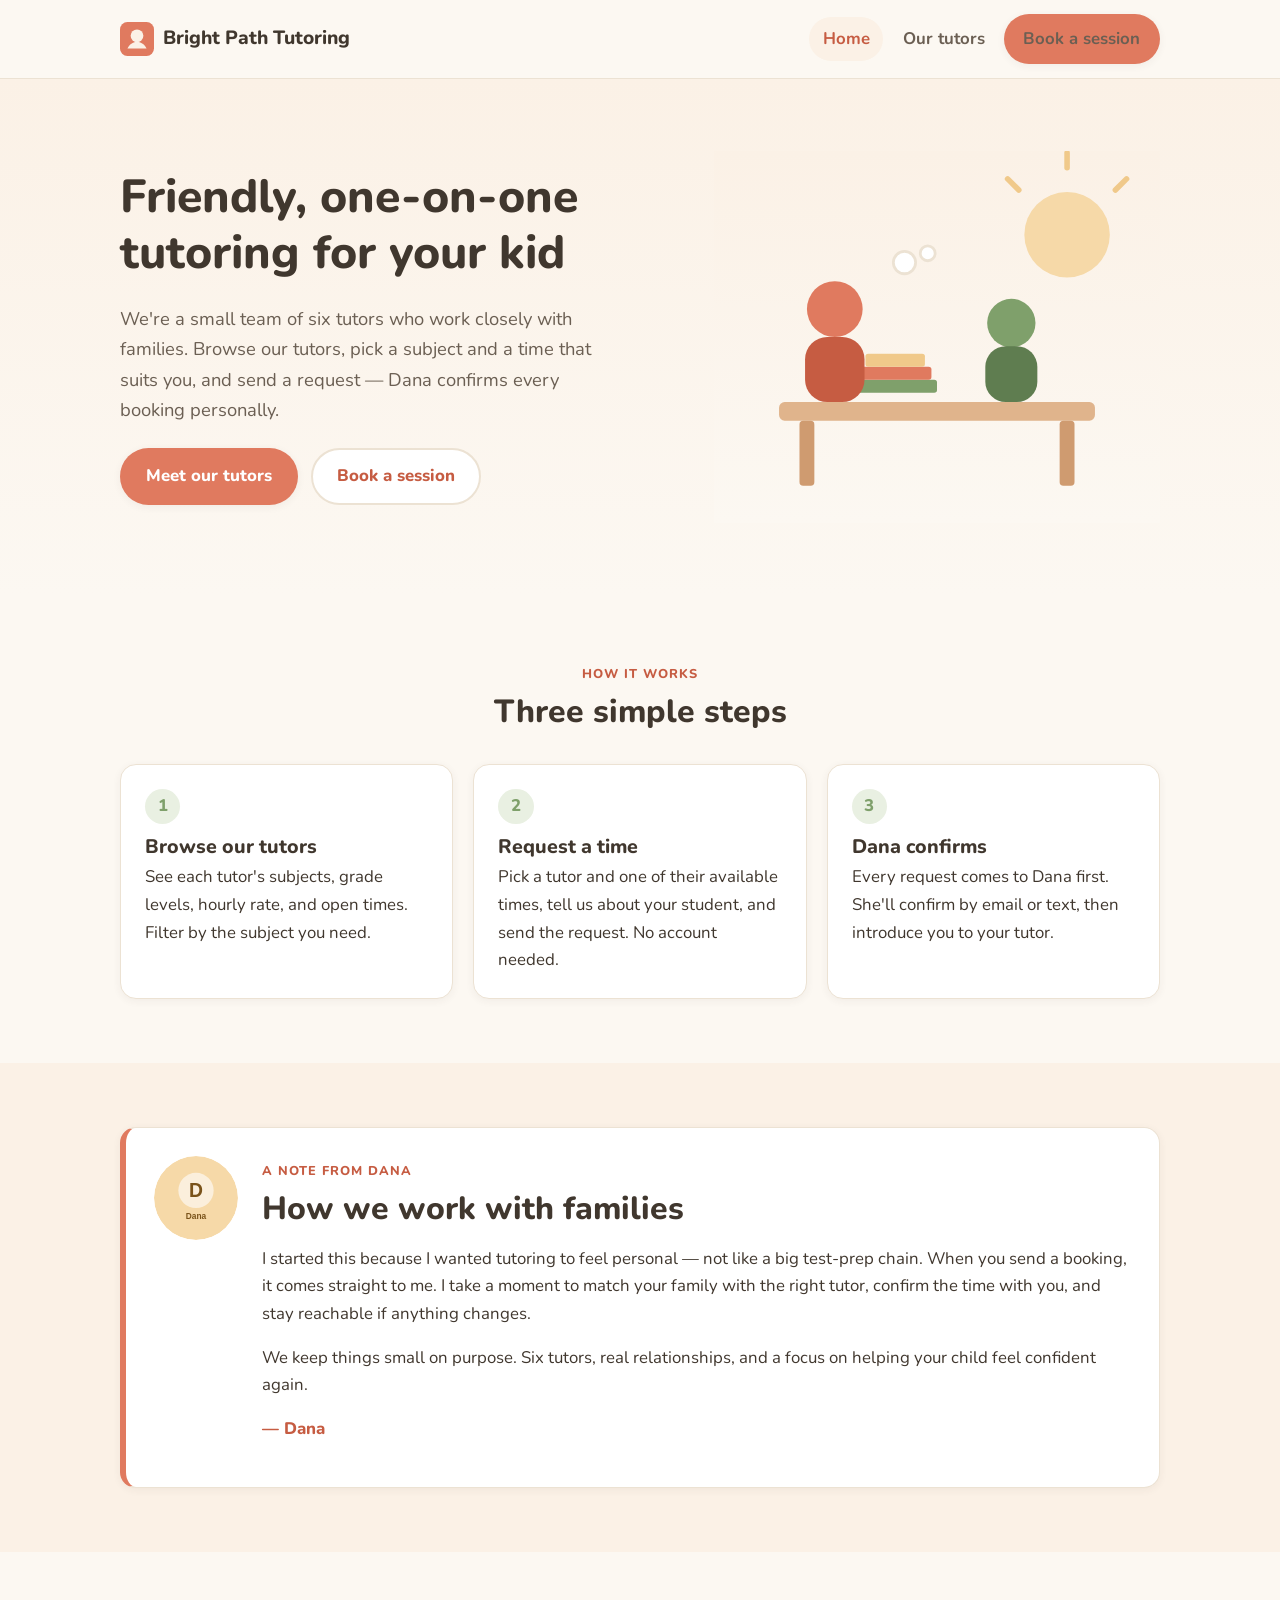
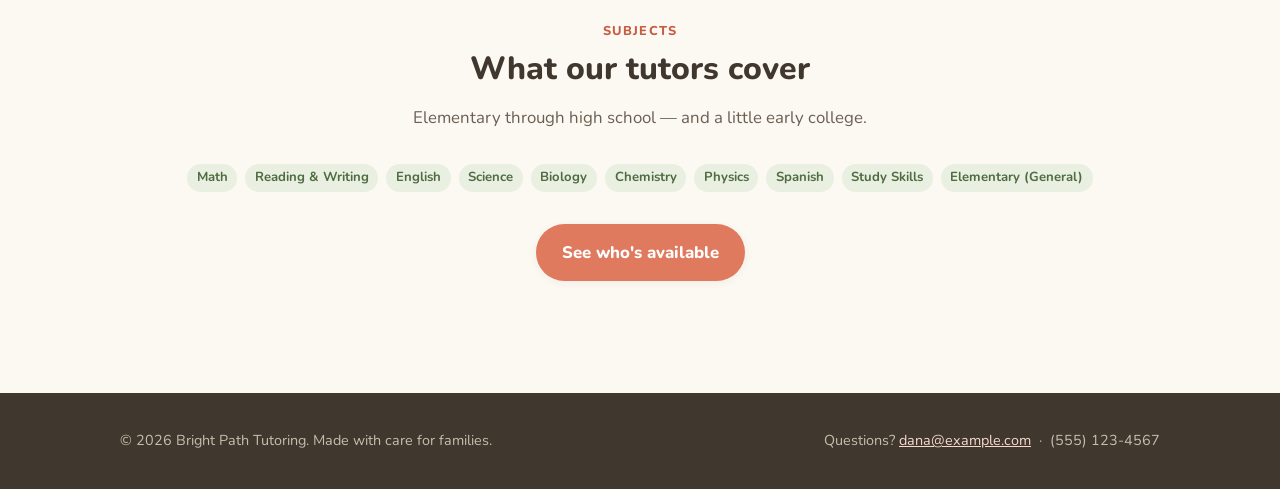
<file: index.html>
<!DOCTYPE html>
<html lang="en">
<head>
  <meta charset="UTF-8">
  <meta name="viewport" content="width=device-width, initial-scale=1">
  <title>{business} — friendly one-on-one tutoring</title>
  <meta name="description" content="Warm, one-on-one tutoring for kids. Browse our tutors, pick a subject and time, and send a booking request.">
  <link rel="icon" href="images/favicon.svg" type="image/svg+xml">
  <link rel="preconnect" href="https://fonts.googleapis.com">
  <link rel="preconnect" href="https://fonts.gstatic.com" crossorigin>
  <link href="https://fonts.googleapis.com/css2?family=Nunito:wght@400;600;700;800&display=swap" rel="stylesheet">
  <link rel="stylesheet" href="css/style.css">
</head>
<body>
  <a class="visually-hidden" href="#main">Skip to content</a>
  <header class="site-header">
    <div class="container">
      <a class="brand" href="index.html">
        <svg class="mark" viewBox="0 0 64 64" aria-hidden="true"><rect width="64" height="64" rx="14" fill="#e07a5f"/><circle cx="32" cy="26" r="12" fill="#fbf1e6"/><path d="M14 50c4-9 12-13 18-13s14 4 18 13z" fill="#fbf1e6"/></svg>
        <span data-business-name>Bright Path Tutoring</span>
      </a>
      <button class="nav-toggle" aria-expanded="false" aria-controls="nav-links" aria-label="Open menu">
        <svg width="26" height="26" viewBox="0 0 24 24" fill="none" stroke="currentColor" stroke-width="2.5" stroke-linecap="round" aria-hidden="true"><line x1="3" y1="6" x2="21" y2="6"/><line x1="3" y1="12" x2="21" y2="12"/><line x1="3" y1="18" x2="21" y2="18"/></svg>
      </button>
      <ul class="nav-links" id="nav-links">
        <li><a href="index.html" aria-current="page">Home</a></li>
        <li><a href="tutors.html">Our tutors</a></li>
        <li><a class="btn btn-primary" href="booking.html">Book a session</a></li>
      </ul>
    </div>
  </header>

  <main id="main">
    <section class="hero">
      <div class="container">
        <div>
          <h1>Friendly, one-on-one tutoring for your&nbsp;kid</h1>
          <p class="lede">We're a small team of six tutors who work closely with families. Browse our tutors, pick a subject and a time that suits you, and send a request &mdash; Dana confirms every booking personally.</p>
          <div class="cta-row">
            <a class="btn btn-primary" href="tutors.html">Meet our tutors</a>
            <a class="btn btn-ghost" href="booking.html">Book a session</a>
          </div>
        </div>
        <img class="hero-art" src="images/hero.svg" alt="A tutor and a student working together at a table with books" width="480" height="400">
      </div>
    </section>

    <section class="section">
      <div class="container">
        <div class="section-head center">
          <span class="eyebrow">How it works</span>
          <h2>Three simple steps</h2>
        </div>
        <div class="grid-3">
          <div class="card">
            <span class="step-num">1</span>
            <h3>Browse our tutors</h3>
            <p>See each tutor's subjects, grade levels, hourly rate, and open times. Filter by the subject you need.</p>
          </div>
          <div class="card">
            <span class="step-num">2</span>
            <h3>Request a time</h3>
            <p>Pick a tutor and one of their available times, tell us about your student, and send the request. No account needed.</p>
          </div>
          <div class="card">
            <span class="step-num">3</span>
            <h3>Dana confirms</h3>
            <p>Every request comes to Dana first. She'll confirm by email or text, then introduce you to your tutor.</p>
          </div>
        </div>
      </div>
    </section>

    <section class="section section-warm">
      <div class="container">
        <div class="note">
          <img class="portrait" src="images/dana.svg" alt="Dana, who runs the tutoring service" width="84" height="84">
          <div>
            <span class="eyebrow">A note from Dana</span>
            <h2 class="mt-0">How we work with families</h2>
            <p>I started this because I wanted tutoring to feel personal &mdash; not like a big test-prep chain. When you send a booking, it comes straight to me. I take a moment to match your family with the right tutor, confirm the time with you, and stay reachable if anything changes.</p>
            <p>We keep things small on purpose. Six tutors, real relationships, and a focus on helping your child feel confident again.</p>
            <p class="signature">&mdash; Dana</p>
          </div>
        </div>
      </div>
    </section>

    <section class="section">
      <div class="container">
        <div class="section-head center">
          <span class="eyebrow">Subjects</span>
          <h2>What our tutors cover</h2>
          <p class="text-soft">Elementary through high school &mdash; and a little early college.</p>
        </div>
        <div class="chip-row" style="justify-content:center">
          <span class="tag">Math</span>
          <span class="tag">Reading &amp; Writing</span>
          <span class="tag">English</span>
          <span class="tag">Science</span>
          <span class="tag">Biology</span>
          <span class="tag">Chemistry</span>
          <span class="tag">Physics</span>
          <span class="tag">Spanish</span>
          <span class="tag">Study Skills</span>
          <span class="tag">Elementary (General)</span>
        </div>
        <div class="cta-row" style="justify-content:center;margin-top:2rem">
          <a class="btn btn-primary" href="tutors.html">See who's available</a>
        </div>
      </div>
    </section>
  </main>

  <footer class="site-footer">
    <div class="container">
      <p class="small">&copy; <span data-year>2026</span> <span data-business-name>Bright Path Tutoring</span>. Made with care for families.</p>
      <p class="small">Questions? <a data-contact-email href="mailto:dana@example.com">dana@example.com</a> &nbsp;&middot;&nbsp; <span data-contact-phone>(555) 123-4567</span></p>
    </div>
  </footer>

  <script src="js/config.js"></script>
  <script src="js/analytics.js"></script>
  <script src="js/main.js"></script>
</body>
</html>
</file>
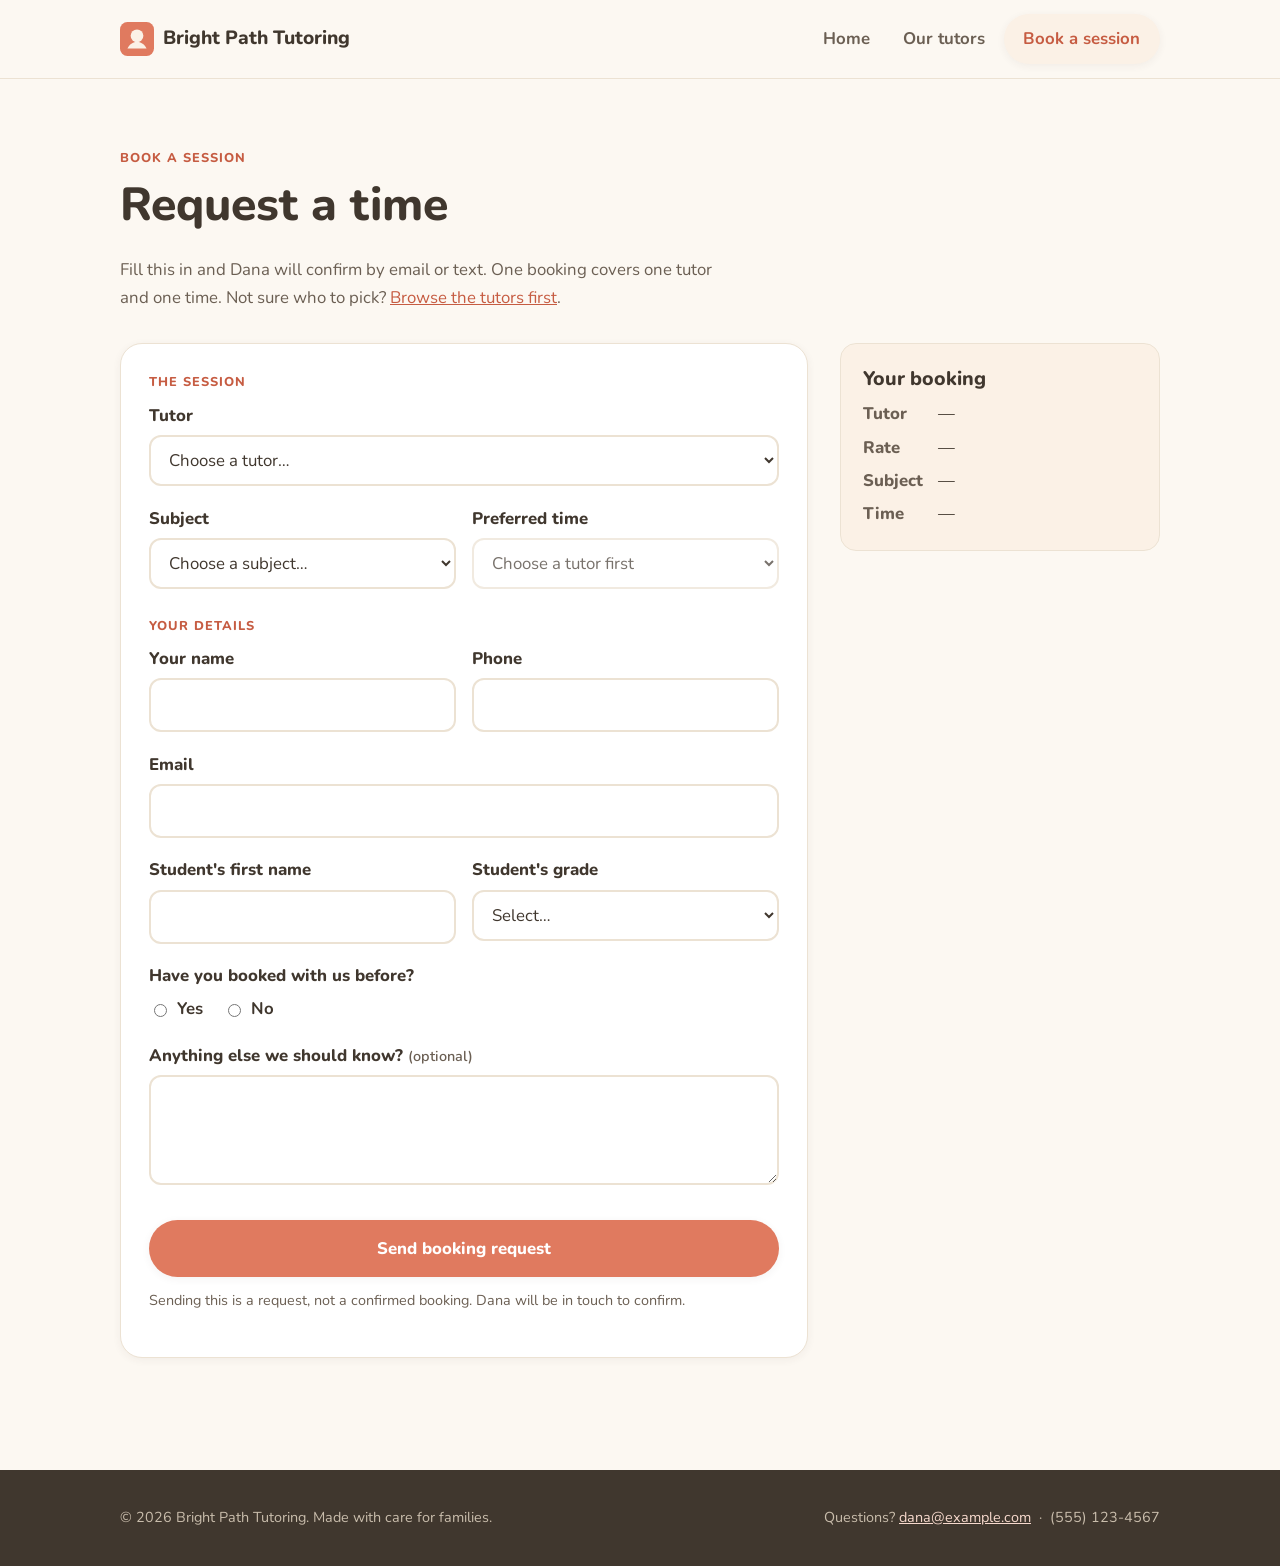
<file: booking.html>
<!DOCTYPE html>
<html lang="en">
<head>
  <meta charset="UTF-8">
  <meta name="viewport" content="width=device-width, initial-scale=1">
  <title>Book a session — {business}</title>
  <meta name="description" content="Request a tutoring session. Choose a tutor and an open time; Dana confirms every booking personally.">
  <link rel="icon" href="images/favicon.svg" type="image/svg+xml">
  <link rel="preconnect" href="https://fonts.googleapis.com">
  <link rel="preconnect" href="https://fonts.gstatic.com" crossorigin>
  <link href="https://fonts.googleapis.com/css2?family=Nunito:wght@400;600;700;800&display=swap" rel="stylesheet">
  <link rel="stylesheet" href="css/style.css">
</head>
<body>
  <a class="visually-hidden" href="#main">Skip to content</a>
  <header class="site-header">
    <div class="container">
      <a class="brand" href="index.html">
        <svg class="mark" viewBox="0 0 64 64" aria-hidden="true"><rect width="64" height="64" rx="14" fill="#e07a5f"/><circle cx="32" cy="26" r="12" fill="#fbf1e6"/><path d="M14 50c4-9 12-13 18-13s14 4 18 13z" fill="#fbf1e6"/></svg>
        <span data-business-name>Bright Path Tutoring</span>
      </a>
      <button class="nav-toggle" aria-expanded="false" aria-controls="nav-links" aria-label="Open menu">
        <svg width="26" height="26" viewBox="0 0 24 24" fill="none" stroke="currentColor" stroke-width="2.5" stroke-linecap="round" aria-hidden="true"><line x1="3" y1="6" x2="21" y2="6"/><line x1="3" y1="12" x2="21" y2="12"/><line x1="3" y1="18" x2="21" y2="18"/></svg>
      </button>
      <ul class="nav-links" id="nav-links">
        <li><a href="index.html">Home</a></li>
        <li><a href="tutors.html">Our tutors</a></li>
        <li><a class="btn btn-primary" href="booking.html" aria-current="page">Book a session</a></li>
      </ul>
    </div>
  </header>

  <main id="main">
    <section class="section">
      <div class="container">
        <div class="section-head">
          <span class="eyebrow">Book a session</span>
          <h1>Request a time</h1>
          <p class="text-soft">Fill this in and Dana will confirm by email or text. One booking covers one tutor and one time. Not sure who to pick? <a href="tutors.html">Browse the tutors first</a>.</p>
        </div>

        <div class="form-wrap">
          <form id="booking-form" class="booking-form" novalidate>
            <fieldset style="border:0;padding:0;margin:0 0 0.5rem">
              <legend class="eyebrow" style="padding:0">The session</legend>

              <div class="field">
                <label for="tutor">Tutor</label>
                <select id="tutor" name="tutor" required>
                  <option value="">Choose a tutor…</option>
                </select>
              </div>

              <div class="row-2">
                <div class="field">
                  <label for="subject">Subject</label>
                  <select id="subject" name="subject" required>
                    <option value="">Choose a subject…</option>
                  </select>
                </div>
                <div class="field">
                  <label for="time">Preferred time</label>
                  <select id="time" name="time" required disabled>
                    <option value="">Choose a tutor first</option>
                  </select>
                </div>
              </div>
            </fieldset>

            <fieldset style="border:0;padding:0;margin:0.5rem 0 0.5rem">
              <legend class="eyebrow" style="padding:0">Your details</legend>

              <div class="row-2">
                <div class="field">
                  <label for="parent_name">Your name</label>
                  <input type="text" id="parent_name" name="parent_name" autocomplete="name" required>
                </div>
                <div class="field">
                  <label for="parent_phone">Phone</label>
                  <input type="tel" id="parent_phone" name="parent_phone" autocomplete="tel" required>
                </div>
              </div>

              <div class="field">
                <label for="parent_email">Email</label>
                <input type="email" id="parent_email" name="parent_email" autocomplete="email" required>
              </div>

              <div class="row-2">
                <div class="field">
                  <label for="student_name">Student's first name</label>
                  <input type="text" id="student_name" name="student_name" required>
                </div>
                <div class="field">
                  <label for="student_grade">Student's grade</label>
                  <select id="student_grade" name="student_grade" required>
                    <option value="">Select…</option>
                    <option>Kindergarten</option>
                    <option>Grade 1</option><option>Grade 2</option><option>Grade 3</option>
                    <option>Grade 4</option><option>Grade 5</option><option>Grade 6</option>
                    <option>Grade 7</option><option>Grade 8</option><option>Grade 9</option>
                    <option>Grade 10</option><option>Grade 11</option><option>Grade 12</option>
                    <option>Early college</option>
                  </select>
                </div>
              </div>

              <div class="field">
                <span style="display:block;font-weight:800;margin-bottom:0.35rem">Have you booked with us before?</span>
                <div class="radio-row">
                  <label><input type="radio" name="returning" value="Yes" required> Yes</label>
                  <label><input type="radio" name="returning" value="No"> No</label>
                </div>
              </div>

              <div class="field">
                <label for="notes">Anything else we should know? <span class="hint">(optional)</span></label>
                <textarea id="notes" name="notes"></textarea>
              </div>
            </fieldset>

            <button type="submit" class="btn btn-primary" style="width:100%">Send booking request</button>
            <p id="form-status" class="form-status" role="status" aria-live="polite" hidden></p>
            <p class="text-soft" style="font-size:0.9rem;margin-top:0.75rem">Sending this is a request, not a confirmed booking. Dana will be in touch to confirm.</p>
          </form>

          <aside class="summary" aria-label="Your booking so far">
            <h3>Your booking</h3>
            <dl>
              <dt>Tutor</dt><dd id="sum-tutor">—</dd>
              <dt>Rate</dt><dd id="sum-rate">—</dd>
              <dt>Subject</dt><dd id="sum-subject">—</dd>
              <dt>Time</dt><dd id="sum-time">—</dd>
            </dl>
          </aside>
        </div>
      </div>
    </section>
  </main>

  <footer class="site-footer">
    <div class="container">
      <p class="small">&copy; <span data-year>2026</span> <span data-business-name>Bright Path Tutoring</span>. Made with care for families.</p>
      <p class="small">Questions? <a data-contact-email href="mailto:dana@example.com">dana@example.com</a> &nbsp;&middot;&nbsp; <span data-contact-phone>(555) 123-4567</span></p>
    </div>
  </footer>

  <script src="js/config.js"></script>
  <script src="js/analytics.js"></script>
  <script src="js/main.js"></script>
  <script src="js/data.js"></script>
  <script src="js/booking.js"></script>
</body>
</html>
</file>
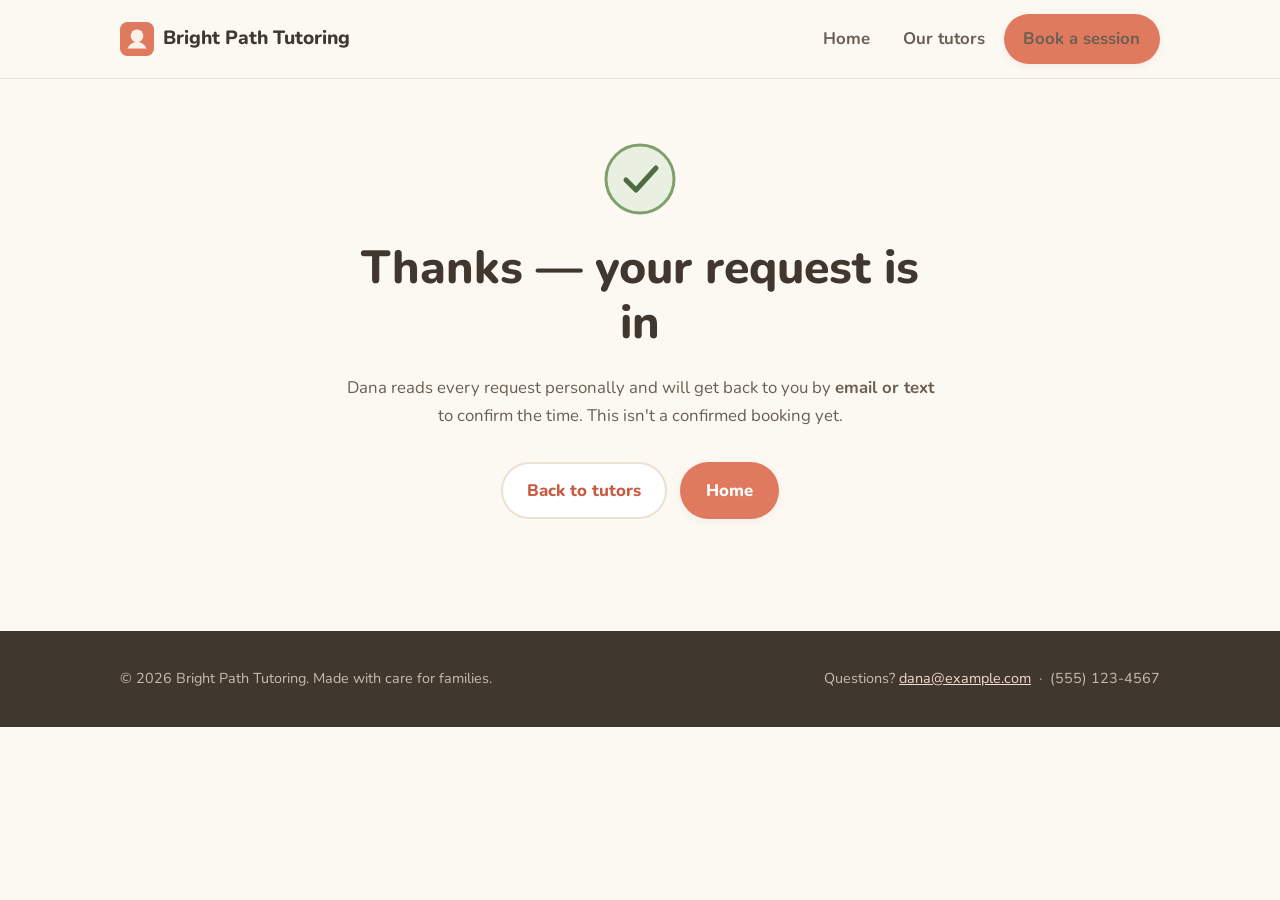
<file: thank-you.html>
<!DOCTYPE html>
<html lang="en">
<head>
  <meta charset="UTF-8">
  <meta name="viewport" content="width=device-width, initial-scale=1">
  <title>Request received — {business}</title>
  <meta name="robots" content="noindex">
  <link rel="icon" href="images/favicon.svg" type="image/svg+xml">
  <link rel="preconnect" href="https://fonts.googleapis.com">
  <link rel="preconnect" href="https://fonts.gstatic.com" crossorigin>
  <link href="https://fonts.googleapis.com/css2?family=Nunito:wght@400;600;700;800&display=swap" rel="stylesheet">
  <link rel="stylesheet" href="css/style.css">
</head>
<body>
  <header class="site-header">
    <div class="container">
      <a class="brand" href="index.html">
        <svg class="mark" viewBox="0 0 64 64" aria-hidden="true"><rect width="64" height="64" rx="14" fill="#e07a5f"/><circle cx="32" cy="26" r="12" fill="#fbf1e6"/><path d="M14 50c4-9 12-13 18-13s14 4 18 13z" fill="#fbf1e6"/></svg>
        <span data-business-name>Bright Path Tutoring</span>
      </a>
      <button class="nav-toggle" aria-expanded="false" aria-controls="nav-links" aria-label="Open menu">
        <svg width="26" height="26" viewBox="0 0 24 24" fill="none" stroke="currentColor" stroke-width="2.5" stroke-linecap="round" aria-hidden="true"><line x1="3" y1="6" x2="21" y2="6"/><line x1="3" y1="12" x2="21" y2="12"/><line x1="3" y1="18" x2="21" y2="18"/></svg>
      </button>
      <ul class="nav-links" id="nav-links">
        <li><a href="index.html">Home</a></li>
        <li><a href="tutors.html">Our tutors</a></li>
        <li><a class="btn btn-primary" href="booking.html">Book a session</a></li>
      </ul>
    </div>
  </header>

  <main id="main">
    <section class="section">
      <div class="container center-narrow">
        <svg class="big-check" viewBox="0 0 72 72" aria-hidden="true"><circle cx="36" cy="36" r="34" fill="#e9f0e2" stroke="#7fa06b" stroke-width="3"/><path d="M22 37l10 10 20-22" fill="none" stroke="#4f6b40" stroke-width="5" stroke-linecap="round" stroke-linejoin="round"/></svg>
        <h1>Thanks &mdash; your request is in</h1>
        <p class="text-soft">Dana reads every request personally and will get back to you by <strong>email or text</strong> to confirm the time. This isn't a confirmed booking yet.</p>

        <div class="summary" id="booking-recap" style="text-align:left;position:static;margin:1.5rem auto 0;max-width:420px"></div>

        <div class="cta-row" style="justify-content:center;margin-top:2rem">
          <a class="btn btn-ghost" href="tutors.html">Back to tutors</a>
          <a class="btn btn-primary" href="index.html">Home</a>
        </div>
      </div>
    </section>
  </main>

  <footer class="site-footer">
    <div class="container">
      <p class="small">&copy; <span data-year>2026</span> <span data-business-name>Bright Path Tutoring</span>. Made with care for families.</p>
      <p class="small">Questions? <a data-contact-email href="mailto:dana@example.com">dana@example.com</a> &nbsp;&middot;&nbsp; <span data-contact-phone>(555) 123-4567</span></p>
    </div>
  </footer>

  <script src="js/config.js"></script>
<script src="js/analytics.js"></script>
<script src="js/main.js"></script>
<script src="js/thank-you.js"></script>
</body>
</html>
</file>
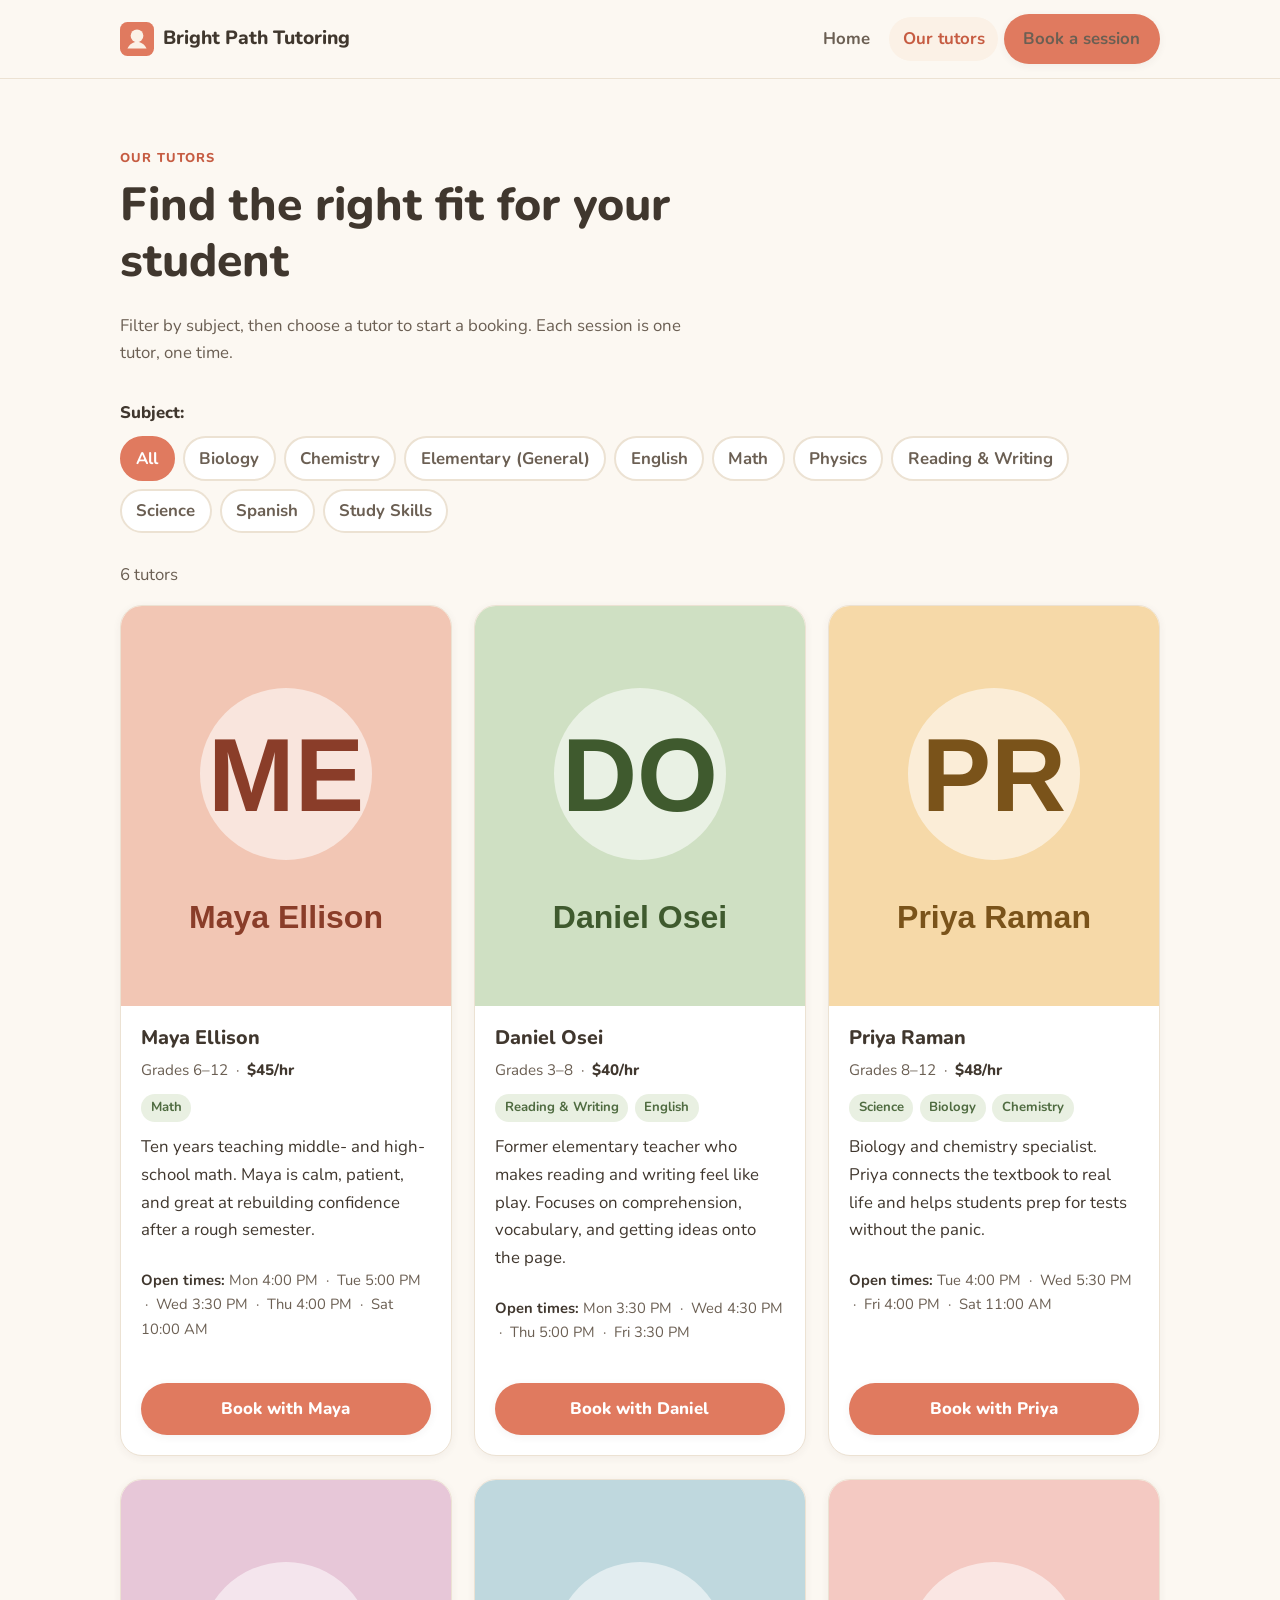
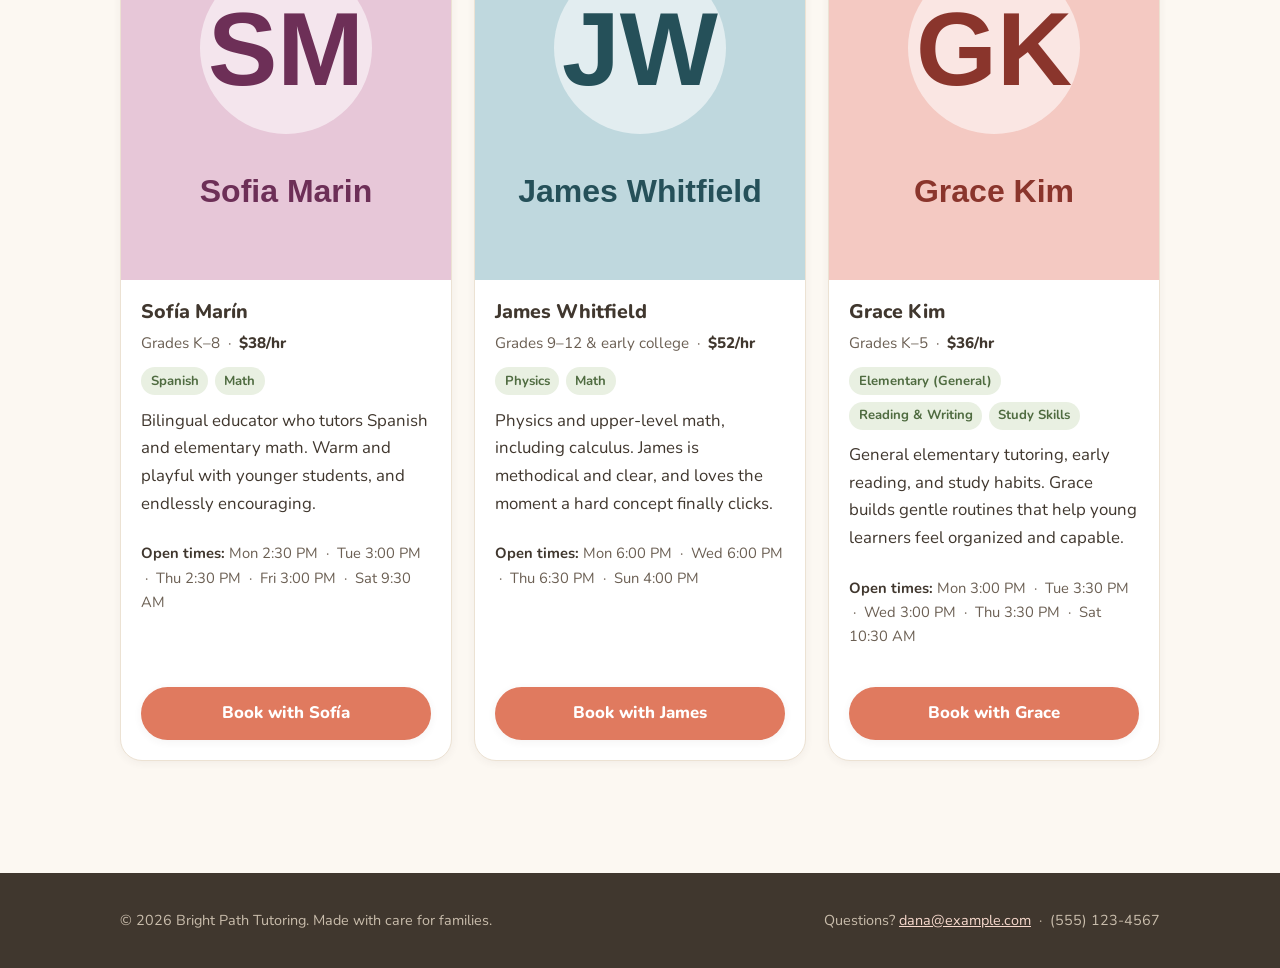
<file: tutors.html>
<!DOCTYPE html>
<html lang="en">
<head>
  <meta charset="UTF-8">
  <meta name="viewport" content="width=device-width, initial-scale=1">
  <title>Our tutors — {business}</title>
  <meta name="description" content="Meet our six tutors. See subjects, grade levels, hourly rates and open times, then book a session.">
  <link rel="icon" href="images/favicon.svg" type="image/svg+xml">
  <link rel="preconnect" href="https://fonts.googleapis.com">
  <link rel="preconnect" href="https://fonts.gstatic.com" crossorigin>
  <link href="https://fonts.googleapis.com/css2?family=Nunito:wght@400;600;700;800&display=swap" rel="stylesheet">
  <link rel="stylesheet" href="css/style.css">
</head>
<body>
  <a class="visually-hidden" href="#main">Skip to content</a>
  <header class="site-header">
    <div class="container">
      <a class="brand" href="index.html">
        <svg class="mark" viewBox="0 0 64 64" aria-hidden="true"><rect width="64" height="64" rx="14" fill="#e07a5f"/><circle cx="32" cy="26" r="12" fill="#fbf1e6"/><path d="M14 50c4-9 12-13 18-13s14 4 18 13z" fill="#fbf1e6"/></svg>
        <span data-business-name>Bright Path Tutoring</span>
      </a>
      <button class="nav-toggle" aria-expanded="false" aria-controls="nav-links" aria-label="Open menu">
        <svg width="26" height="26" viewBox="0 0 24 24" fill="none" stroke="currentColor" stroke-width="2.5" stroke-linecap="round" aria-hidden="true"><line x1="3" y1="6" x2="21" y2="6"/><line x1="3" y1="12" x2="21" y2="12"/><line x1="3" y1="18" x2="21" y2="18"/></svg>
      </button>
      <ul class="nav-links" id="nav-links">
        <li><a href="index.html">Home</a></li>
        <li><a href="tutors.html" aria-current="page">Our tutors</a></li>
        <li><a class="btn btn-primary" href="booking.html">Book a session</a></li>
      </ul>
    </div>
  </header>

  <main id="main">
    <section class="section">
      <div class="container">
        <div class="section-head">
          <span class="eyebrow">Our tutors</span>
          <h1>Find the right fit for your student</h1>
          <p class="text-soft">Filter by subject, then choose a tutor to start a booking. Each session is one tutor, one time.</p>
        </div>

        <div class="filter-bar">
          <label id="filter-label">Subject:</label>
          <div class="chip-row" id="subject-chips" role="group" aria-labelledby="filter-label"></div>
        </div>
        <p id="result-count" class="text-soft" aria-live="polite" style="margin-bottom:1rem"></p>

        <div class="tutor-grid" id="tutor-grid"></div>
      </div>
    </section>
  </main>

  <footer class="site-footer">
    <div class="container">
      <p class="small">&copy; <span data-year>2026</span> <span data-business-name>Bright Path Tutoring</span>. Made with care for families.</p>
      <p class="small">Questions? <a data-contact-email href="mailto:dana@example.com">dana@example.com</a> &nbsp;&middot;&nbsp; <span data-contact-phone>(555) 123-4567</span></p>
    </div>
  </footer>

  <script src="js/config.js"></script>
  <script src="js/analytics.js"></script>
  <script src="js/main.js"></script>
  <script src="js/data.js"></script>
  <script src="js/tutors.js"></script>
</body>
</html>
</file>
<file: css/style.css>
/* ============================================================
   Bright Path Tutoring — stylesheet
   Warm, clean, friendly. Light theme only (by client request).
   ============================================================ */

:root {
  --bg: #fcf8f2;
  --surface: #ffffff;
  --surface-warm: #fbf1e6;
  --ink: #40372e;
  --ink-soft: #6b5f53;
  --primary: #e07a5f;
  --primary-dark: #c65c42;
  --accent: #7fa06b;
  --accent-soft: #e9f0e2;
  --border: #ece2d3;
  --ring: rgba(224, 122, 95, 0.35);
  --shadow-sm: 0 2px 8px rgba(64, 55, 46, 0.06);
  --shadow-md: 0 8px 28px rgba(64, 55, 46, 0.10);
  --radius: 16px;
  --radius-lg: 22px;
  --container: 1080px;
  color-scheme: light;
}

*,
*::before,
*::after {
  box-sizing: border-box;
}

html {
  -webkit-text-size-adjust: 100%;
}

body {
  margin: 0;
  font-family: "Nunito", system-ui, -apple-system, "Segoe UI", Roboto, Helvetica,
    Arial, sans-serif;
  font-size: 1.05rem;
  line-height: 1.65;
  color: var(--ink);
  background: var(--bg);
  -webkit-font-smoothing: antialiased;
}

img {
  max-width: 100%;
  display: block;
}

a {
  color: var(--primary-dark);
}

h1,
h2,
h3 {
  font-weight: 800;
  line-height: 1.2;
  color: var(--ink);
  margin: 0 0 0.5em;
}

h1 {
  font-size: clamp(2rem, 5vw, 2.9rem);
}

h2 {
  font-size: clamp(1.5rem, 3.5vw, 2rem);
}

p {
  margin: 0 0 1rem;
}

.container {
  width: 100%;
  max-width: var(--container);
  margin-inline: auto;
  padding-inline: 20px;
}

.visually-hidden {
  position: absolute !important;
  width: 1px;
  height: 1px;
  padding: 0;
  margin: -1px;
  overflow: hidden;
  clip: rect(0 0 0 0);
  white-space: nowrap;
  border: 0;
}

/* ---------- Buttons ---------- */
.btn {
  display: inline-flex;
  align-items: center;
  justify-content: center;
  gap: 0.5rem;
  padding: 0.8rem 1.5rem;
  border-radius: 999px;
  border: 2px solid transparent;
  font: inherit;
  font-weight: 800;
  text-decoration: none;
  cursor: pointer;
  transition: transform 0.12s ease, background-color 0.12s ease,
    box-shadow 0.12s ease;
}

.btn:active {
  transform: translateY(1px);
}

.btn-primary {
  background: var(--primary);
  color: #fff;
  box-shadow: var(--shadow-sm);
}

.btn-primary:hover {
  background: var(--primary-dark);
}

.btn-ghost {
  background: var(--surface);
  color: var(--primary-dark);
  border-color: var(--border);
}

.btn-ghost:hover {
  border-color: var(--primary);
}

.btn:focus-visible,
a:focus-visible,
select:focus-visible,
input:focus-visible,
textarea:focus-visible,
button:focus-visible {
  outline: 3px solid var(--ring);
  outline-offset: 2px;
}

/* ---------- Header / nav ---------- */
.site-header {
  background: var(--bg);
  border-bottom: 1px solid var(--border);
  position: sticky;
  top: 0;
  z-index: 20;
}

.site-header .container {
  display: flex;
  align-items: center;
  justify-content: space-between;
  gap: 1rem;
  padding-block: 0.9rem;
}

.brand {
  display: inline-flex;
  align-items: center;
  gap: 0.55rem;
  font-weight: 800;
  font-size: 1.2rem;
  color: var(--ink);
  text-decoration: none;
}

.brand .mark {
  width: 34px;
  height: 34px;
  flex: none;
}

.nav-toggle {
  display: none;
  background: none;
  border: 0;
  padding: 0.4rem;
  cursor: pointer;
  color: var(--ink);
}

.nav-links {
  display: flex;
  align-items: center;
  gap: 0.35rem;
  list-style: none;
  margin: 0;
  padding: 0;
}

.nav-links a {
  display: inline-block;
  padding: 0.5rem 0.85rem;
  border-radius: 999px;
  color: var(--ink-soft);
  text-decoration: none;
  font-weight: 700;
}

.nav-links a:hover {
  color: var(--ink);
  background: var(--surface-warm);
}

.nav-links a[aria-current="page"] {
  color: var(--primary-dark);
  background: var(--surface-warm);
}

.nav-links .btn {
  padding: 0.55rem 1.1rem;
}

@media (max-width: 720px) {
  .nav-toggle {
    display: inline-flex;
  }

  .nav-links {
    position: absolute;
    top: 100%;
    left: 0;
    right: 0;
    flex-direction: column;
    align-items: stretch;
    gap: 0.15rem;
    background: var(--bg);
    border-bottom: 1px solid var(--border);
    padding: 0.6rem 20px 1rem;
    box-shadow: var(--shadow-md);
  }

  .nav-links[hidden] {
    display: none;
  }

  .nav-links a {
    padding: 0.7rem 0.85rem;
  }

  .nav-links .btn {
    margin-top: 0.4rem;
  }
}

/* ---------- Hero ---------- */
.hero {
  background: linear-gradient(180deg, var(--surface-warm), var(--bg));
  padding-block: clamp(2.5rem, 7vw, 4.5rem);
}

.hero .container {
  display: grid;
  grid-template-columns: 1.1fr 0.9fr;
  gap: clamp(1.5rem, 4vw, 3rem);
  align-items: center;
}

.hero p.lede {
  font-size: 1.15rem;
  color: var(--ink-soft);
  max-width: 46ch;
}

.hero-art {
  width: 100%;
  height: auto;
}

.cta-row {
  display: flex;
  flex-wrap: wrap;
  gap: 0.8rem;
  margin-top: 1.4rem;
}

@media (max-width: 800px) {
  .hero .container {
    grid-template-columns: 1fr;
    text-align: left;
  }

  .hero-art {
    order: -1;
    max-width: 320px;
  }
}

/* ---------- Sections ---------- */
.section {
  padding-block: clamp(2.5rem, 6vw, 4rem);
}

.section-warm {
  background: var(--surface-warm);
}

.section-head {
  max-width: 60ch;
  margin-bottom: 2rem;
}

.section-head.center {
  margin-inline: auto;
  text-align: center;
}

.eyebrow {
  display: inline-block;
  font-weight: 800;
  text-transform: uppercase;
  letter-spacing: 0.08em;
  font-size: 0.8rem;
  color: var(--primary-dark);
  margin-bottom: 0.5rem;
}

/* ---------- Steps / feature grid ---------- */
.grid-3 {
  display: grid;
  grid-template-columns: repeat(3, 1fr);
  gap: 1.25rem;
}

.grid-2 {
  display: grid;
  grid-template-columns: repeat(2, 1fr);
  gap: 1.25rem;
}

@media (max-width: 820px) {
  .grid-3 {
    grid-template-columns: 1fr;
  }
  .grid-2 {
    grid-template-columns: 1fr;
  }
}

.card {
  background: var(--surface);
  border: 1px solid var(--border);
  border-radius: var(--radius);
  padding: 1.5rem;
  box-shadow: var(--shadow-sm);
}

.card .step-num {
  display: inline-flex;
  align-items: center;
  justify-content: center;
  width: 2.2rem;
  height: 2.2rem;
  border-radius: 999px;
  background: var(--accent-soft);
  color: var(--accent);
  font-weight: 800;
  margin-bottom: 0.7rem;
}

.card h3 {
  margin-bottom: 0.3rem;
}

.card p:last-child {
  margin-bottom: 0;
}

/* ---------- Note from Dana ---------- */
.note {
  display: grid;
  grid-template-columns: auto 1fr;
  gap: 1.5rem;
  align-items: start;
  background: var(--surface);
  border: 1px solid var(--border);
  border-left: 6px solid var(--primary);
  border-radius: var(--radius);
  padding: 1.75rem;
  box-shadow: var(--shadow-sm);
}

.note .portrait {
  width: 84px;
  height: 84px;
  border-radius: 999px;
  flex: none;
}

.note .signature {
  font-weight: 800;
  color: var(--primary-dark);
  margin-top: 0.5rem;
}

@media (max-width: 620px) {
  .note {
    grid-template-columns: 1fr;
  }
}

/* ---------- Tutor cards ---------- */
.filter-bar {
  display: flex;
  flex-wrap: wrap;
  align-items: center;
  gap: 0.6rem;
  margin-bottom: 1.75rem;
}

.filter-bar label {
  font-weight: 800;
}

.chip-row {
  display: flex;
  flex-wrap: wrap;
  gap: 0.5rem;
}

.chip {
  border: 2px solid var(--border);
  background: var(--surface);
  color: var(--ink-soft);
  padding: 0.4rem 0.9rem;
  border-radius: 999px;
  font: inherit;
  font-weight: 700;
  cursor: pointer;
}

.chip:hover {
  border-color: var(--primary);
  color: var(--ink);
}

.chip[aria-pressed="true"] {
  background: var(--primary);
  border-color: var(--primary);
  color: #fff;
}

.tutor-grid {
  display: grid;
  grid-template-columns: repeat(auto-fill, minmax(280px, 1fr));
  gap: 1.4rem;
}

.tutor-card {
  display: flex;
  flex-direction: column;
  background: var(--surface);
  border: 1px solid var(--border);
  border-radius: var(--radius-lg);
  overflow: hidden;
  box-shadow: var(--shadow-sm);
  transition: transform 0.14s ease, box-shadow 0.14s ease;
}

.tutor-card:hover {
  transform: translateY(-3px);
  box-shadow: var(--shadow-md);
}

.tutor-card .photo {
  aspect-ratio: 3 / 2;
  width: 100%;
  object-fit: cover;
  background: var(--surface-warm);
}

.tutor-card .body {
  padding: 1.25rem;
  display: flex;
  flex-direction: column;
  gap: 0.5rem;
  flex: 1;
}

.tutor-card h3 {
  margin: 0;
}

.tutor-card .meta {
  color: var(--ink-soft);
  font-size: 0.95rem;
  margin: 0;
}

.tutor-card .rate {
  font-weight: 800;
  color: var(--ink);
}

.tag-row {
  display: flex;
  flex-wrap: wrap;
  gap: 0.4rem;
  margin: 0.2rem 0;
}

.tag {
  background: var(--accent-soft);
  color: #4f6b40;
  font-size: 0.82rem;
  font-weight: 700;
  padding: 0.2rem 0.6rem;
  border-radius: 999px;
}

.tutor-card .avail {
  font-size: 0.92rem;
  color: var(--ink-soft);
}

.tutor-card .avail strong {
  color: var(--ink);
}

.tutor-card .actions {
  margin-top: auto;
  padding-top: 0.9rem;
  display: flex;
  gap: 0.6rem;
}

.tutor-card .actions .btn {
  flex: 1;
  padding: 0.65rem 1rem;
}

/* ---------- Booking form ---------- */
.form-wrap {
  display: grid;
  grid-template-columns: 1fr 320px;
  gap: 2rem;
  align-items: start;
}

@media (max-width: 900px) {
  .form-wrap {
    grid-template-columns: 1fr;
  }
}

.booking-form {
  background: var(--surface);
  border: 1px solid var(--border);
  border-radius: var(--radius-lg);
  padding: 1.75rem;
  box-shadow: var(--shadow-sm);
}

.field {
  margin-bottom: 1.15rem;
}

.field > label {
  display: block;
  font-weight: 800;
  margin-bottom: 0.35rem;
}

.field .hint {
  font-weight: 600;
  color: var(--ink-soft);
  font-size: 0.9rem;
}

.field input[type="text"],
.field input[type="email"],
.field input[type="tel"],
.field select,
.field textarea {
  width: 100%;
  padding: 0.7rem 0.85rem;
  font: inherit;
  color: var(--ink);
  background: var(--surface);
  border: 2px solid var(--border);
  border-radius: 12px;
}

.field input:focus,
.field select:focus,
.field textarea:focus {
  border-color: var(--primary);
}

.field textarea {
  min-height: 110px;
  resize: vertical;
}

.radio-row {
  display: flex;
  gap: 1.25rem;
  flex-wrap: wrap;
}

.radio-row label {
  display: inline-flex;
  align-items: center;
  gap: 0.45rem;
  font-weight: 700;
}

.row-2 {
  display: grid;
  grid-template-columns: 1fr 1fr;
  gap: 1rem;
}

@media (max-width: 520px) {
  .row-2 {
    grid-template-columns: 1fr;
  }
}

.form-status {
  margin-top: 1rem;
  padding: 0.9rem 1rem;
  border-radius: 12px;
  font-weight: 700;
}

.form-status[data-kind="error"] {
  background: #fdece7;
  color: #a23c22;
}

.form-status[data-kind="success"] {
  background: var(--accent-soft);
  color: #4f6b40;
}

.summary {
  background: var(--surface-warm);
  border: 1px solid var(--border);
  border-radius: var(--radius);
  padding: 1.4rem;
  position: sticky;
  top: 90px;
}

.summary h3 {
  margin-top: 0;
}

.summary dl {
  margin: 0;
  display: grid;
  grid-template-columns: auto 1fr;
  gap: 0.35rem 0.9rem;
}

.summary dt {
  font-weight: 800;
  color: var(--ink-soft);
}

.summary dd {
  margin: 0;
}

/* ---------- Thank you ---------- */
.center-narrow {
  max-width: 640px;
  margin-inline: auto;
  text-align: center;
}

.big-check {
  width: 72px;
  height: 72px;
  margin: 0 auto 1rem;
}

/* ---------- Footer ---------- */
.site-footer {
  background: var(--ink);
  color: #f3e9db;
  margin-top: 3rem;
}

.site-footer .container {
  padding-block: 2.25rem;
  display: flex;
  flex-wrap: wrap;
  gap: 1rem 2rem;
  justify-content: space-between;
  align-items: center;
}

.site-footer a {
  color: #f7d9cd;
}

.site-footer .small {
  font-size: 0.9rem;
  color: #c9bdac;
  margin: 0;
}

/* ---------- Utilities ---------- */
.mt-0 {
  margin-top: 0;
}
.mb-0 {
  margin-bottom: 0;
}
.text-soft {
  color: var(--ink-soft);
}

@media (prefers-reduced-motion: reduce) {
  * {
    transition: none !important;
  }
}
</file>
